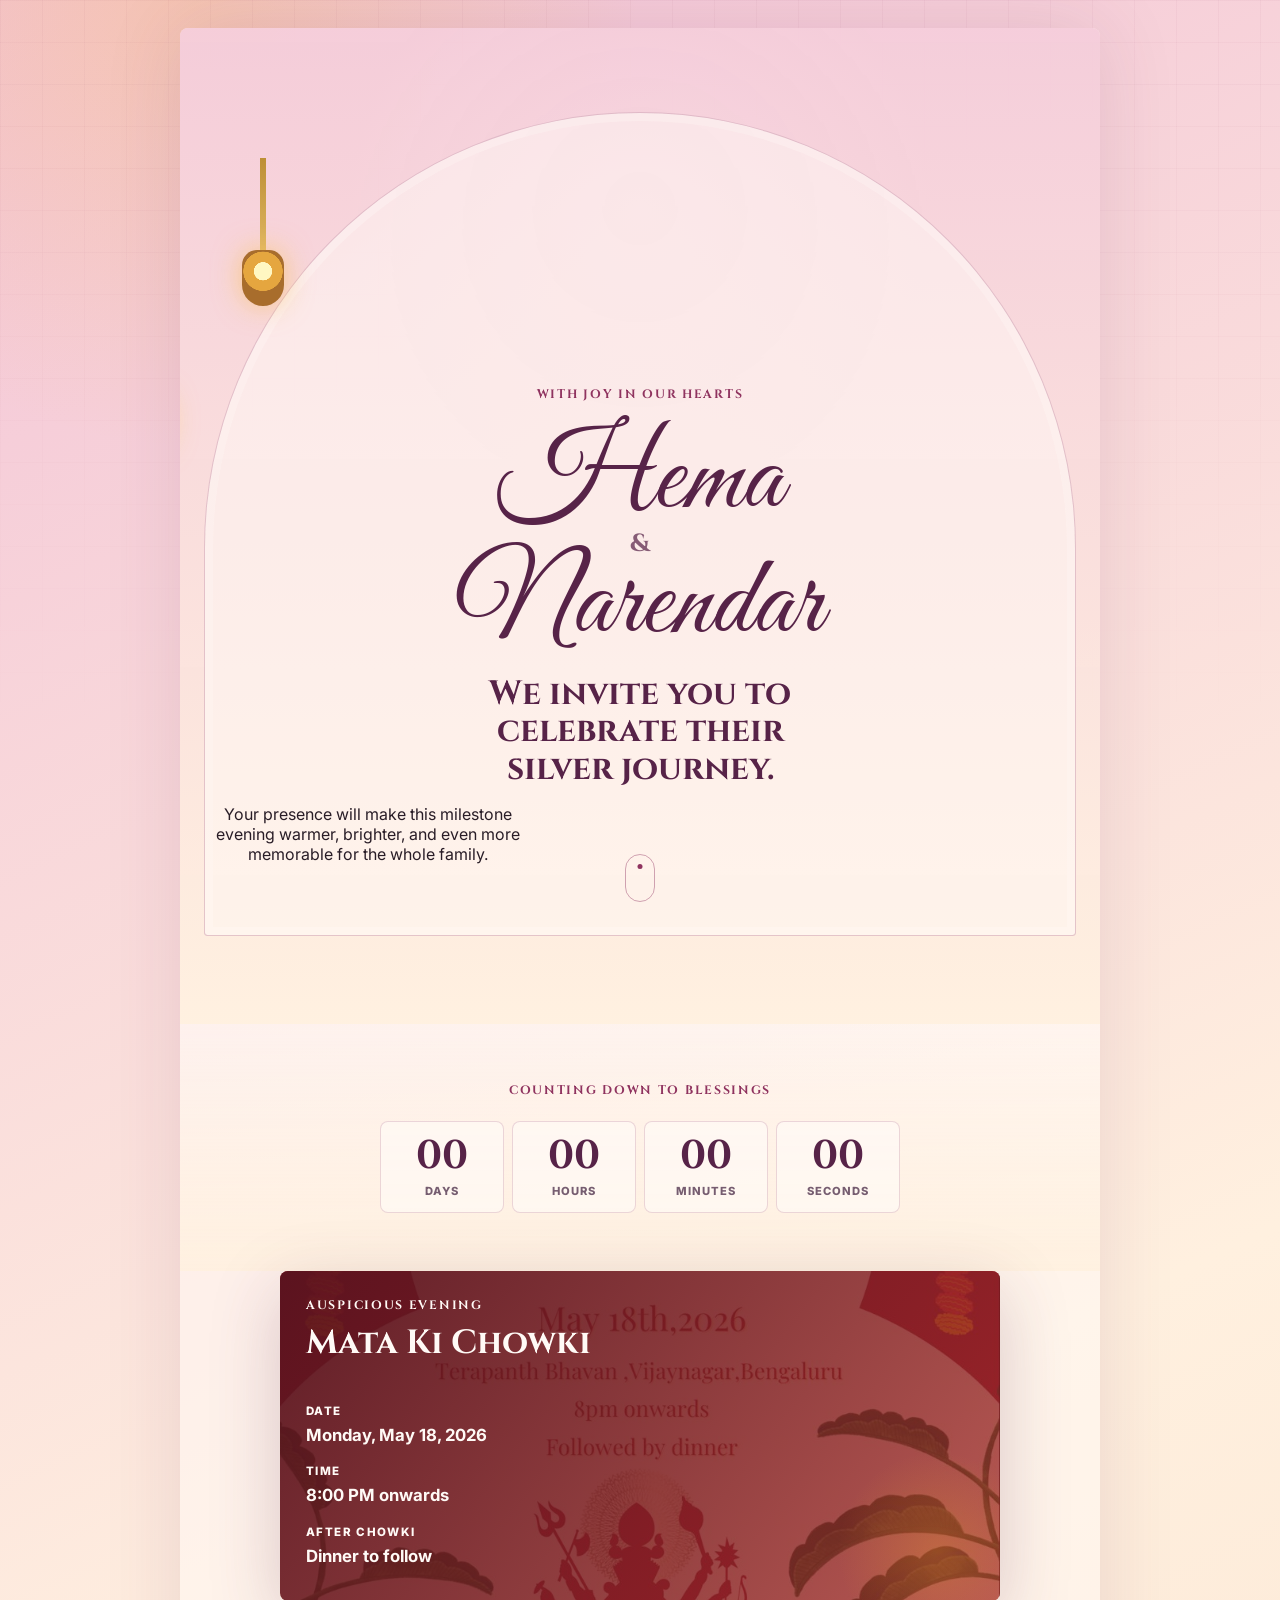
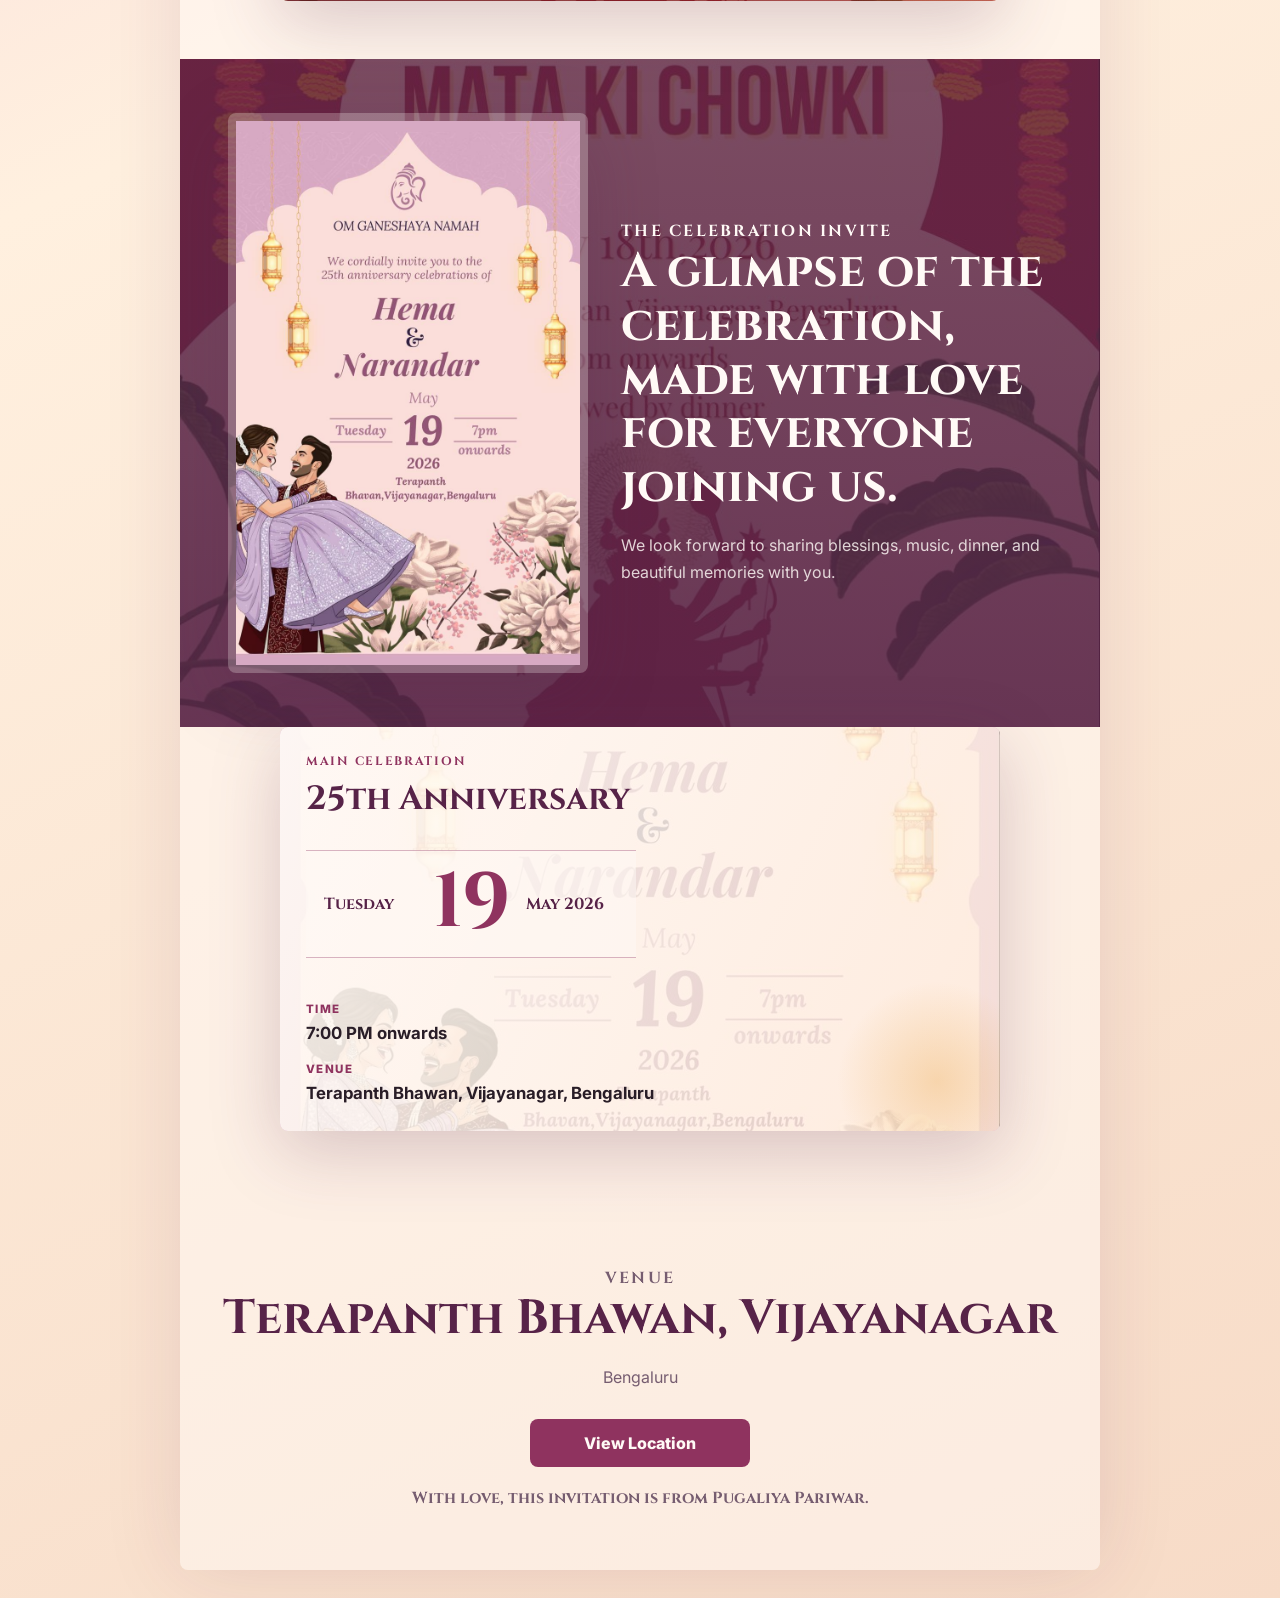
<file: index.html>
<!doctype html>
<html lang="en">
  <head>
    <meta charset="utf-8" />
    <meta name="viewport" content="width=device-width, initial-scale=1" />
    <meta
      name="description"
      content="Invitation for Hema and Narendar's 25th anniversary celebration in Bengaluru."
    />
    <meta name="theme-color" content="#8f335f" />
    <meta property="og:title" content="Hema & Narendar | 25 Years" />
    <meta
      property="og:description"
      content="Join us for a Mata Ki Chowki and 25th anniversary celebration."
    />
    <meta property="og:image" content="/public/assets/anniversary.jpeg" />
    <title>Hema & Narendar | 25 Years</title>
    <link rel="preconnect" href="https://fonts.googleapis.com" />
    <link rel="preconnect" href="https://fonts.gstatic.com" crossorigin />
    <link
      href="https://fonts.googleapis.com/css2?family=Cinzel:wght@500;600;700&family=Great+Vibes&family=Inter:wght@400;500;600;700&display=swap"
      rel="stylesheet"
    />
    <link rel="stylesheet" href="styles.css" />
  </head>
  <body>
    <div class="invite-loader" aria-hidden="true">
      <div class="loader-door loader-door-left"></div>
      <div class="loader-door loader-door-right"></div>
      <div class="loader-card">
        <div class="loader-lamp"></div>
        <p>With joy in our hearts</p>
        <strong>Hema & Narendar</strong>
        <span>25 years of togetherness</span>
      </div>
    </div>

    <main class="site-shell">
      <section class="intro opening" id="celebration" aria-labelledby="hero-title">
        <div class="lamp lamp-left" aria-hidden="true"></div>
        <div class="lamp lamp-right" aria-hidden="true"></div>
        <p class="section-kicker">With joy in our hearts</p>
        <h1 id="hero-title">
          <span>Hema</span>
          <small>&</small>
          <span>Narendar</span>
        </h1>
        <h2>We invite you to celebrate their silver journey.</h2>
        <p>
          Your presence will make this milestone evening warmer, brighter, and even
          more memorable for the whole family.
        </p>
        <a class="scroll-cue" href="#countdown" aria-label="View countdown">
          <span></span>
        </a>
      </section>

      <section class="countdown-panel" id="countdown" aria-label="Countdown">
        <p class="section-kicker">Counting down to blessings</p>
        <div class="countdown" data-countdown="2026-05-18T20:00:00+05:30">
          <div><strong data-days>00</strong><span>Days</span></div>
          <div><strong data-hours>00</strong><span>Hours</span></div>
          <div><strong data-minutes>00</strong><span>Minutes</span></div>
          <div><strong data-seconds>00</strong><span>Seconds</span></div>
        </div>
      </section>

      <section class="event-stack single-event" aria-label="Mata Ki Chowki details">
        <article class="event-card chowki-card">
          <div>
            <p class="card-kicker">Auspicious Evening</p>
            <h2>Mata Ki Chowki</h2>
          </div>
          <dl>
            <div>
              <dt>Date</dt>
              <dd>Monday, May 18, 2026</dd>
            </div>
            <div>
              <dt>Time</dt>
              <dd>8:00 PM onwards</dd>
            </div>
            <div>
              <dt>After Chowki</dt>
              <dd>Dinner to follow</dd>
            </div>
          </dl>
        </article>
      </section>

      <section class="memory-strip" aria-labelledby="memory-title">
        <div class="portrait-frame">
          <video
            src="public/assets/invitation.mp4"
            poster="public/assets/anniversary.jpeg"
            muted
            playsinline
            loop
            autoplay
          ></video>
        </div>
        <div class="memory-copy">
          <p class="section-kicker">The celebration invite</p>
          <h2 id="memory-title">A glimpse of the celebration, made with love for everyone joining us.</h2>
          <p>
            We look forward to sharing blessings, music, dinner, and beautiful
            memories with you.
          </p>
        </div>
      </section>

      <section class="event-stack single-event" aria-label="Main celebration details">
        <article class="event-card anniversary-card">
          <div>
            <p class="card-kicker">Main Celebration</p>
            <h2>25th Anniversary</h2>
          </div>
          <div class="date-lockup" aria-label="Anniversary celebration date">
            <span>Tuesday</span>
            <strong>19</strong>
            <span>May 2026</span>
          </div>
          <dl>
            <div>
              <dt>Time</dt>
              <dd>7:00 PM onwards</dd>
            </div>
            <div>
              <dt>Venue</dt>
              <dd>Terapanth Bhawan, Vijayanagar, Bengaluru</dd>
            </div>
          </dl>
        </article>
      </section>

      <section class="venue" aria-labelledby="venue-title">
        <p class="section-kicker">Venue</p>
        <h2 id="venue-title">Terapanth Bhawan, Vijayanagar</h2>
        <p>Bengaluru</p>
        <div class="action-grid">
          <a
            href="https://maps.app.goo.gl/ejNMYwDLwtTvxGuR6?g_st=ac"
            target="_blank"
            rel="noreferrer"
          >
            View Location
          </a>
        </div>
        <p class="family-note">With love, this invitation is from Pugaliya Pariwar.</p>
      </section>
    </main>

    <script src="script.js"></script>
  </body>
</html>
</file>
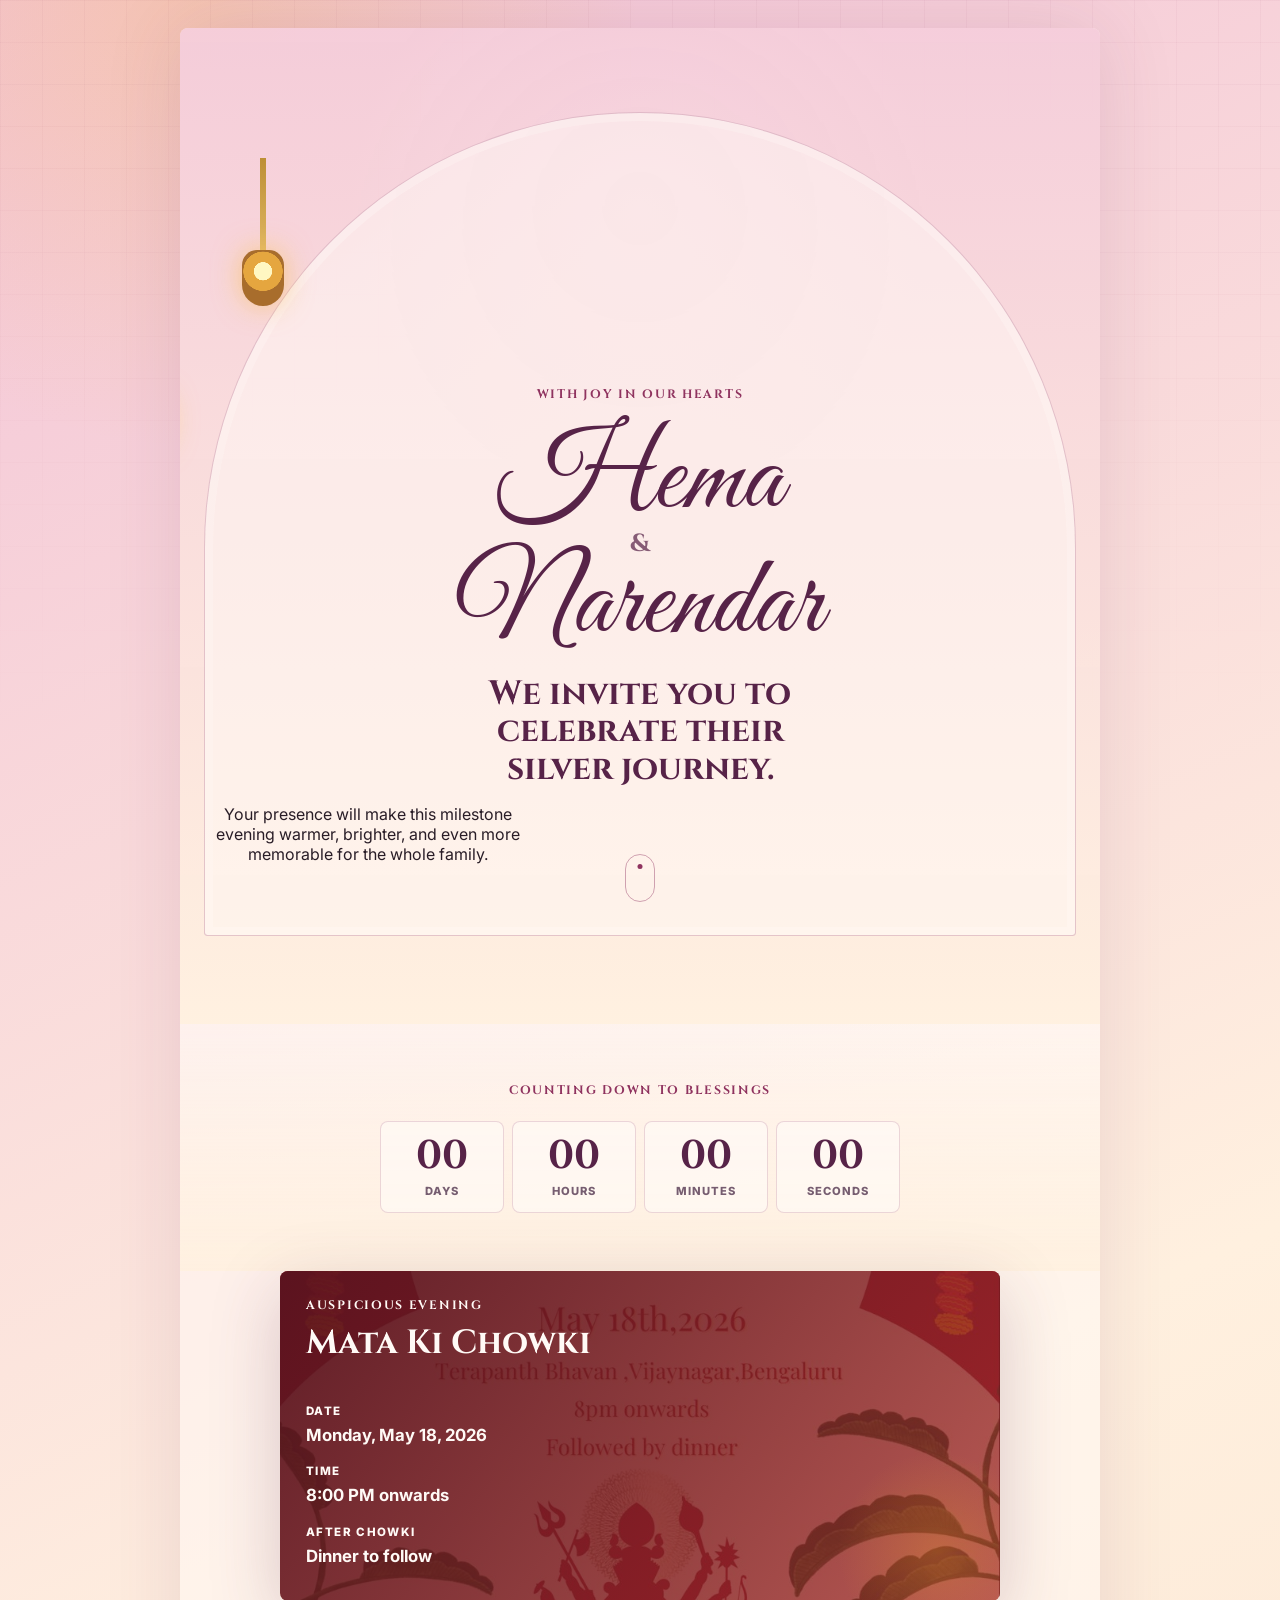
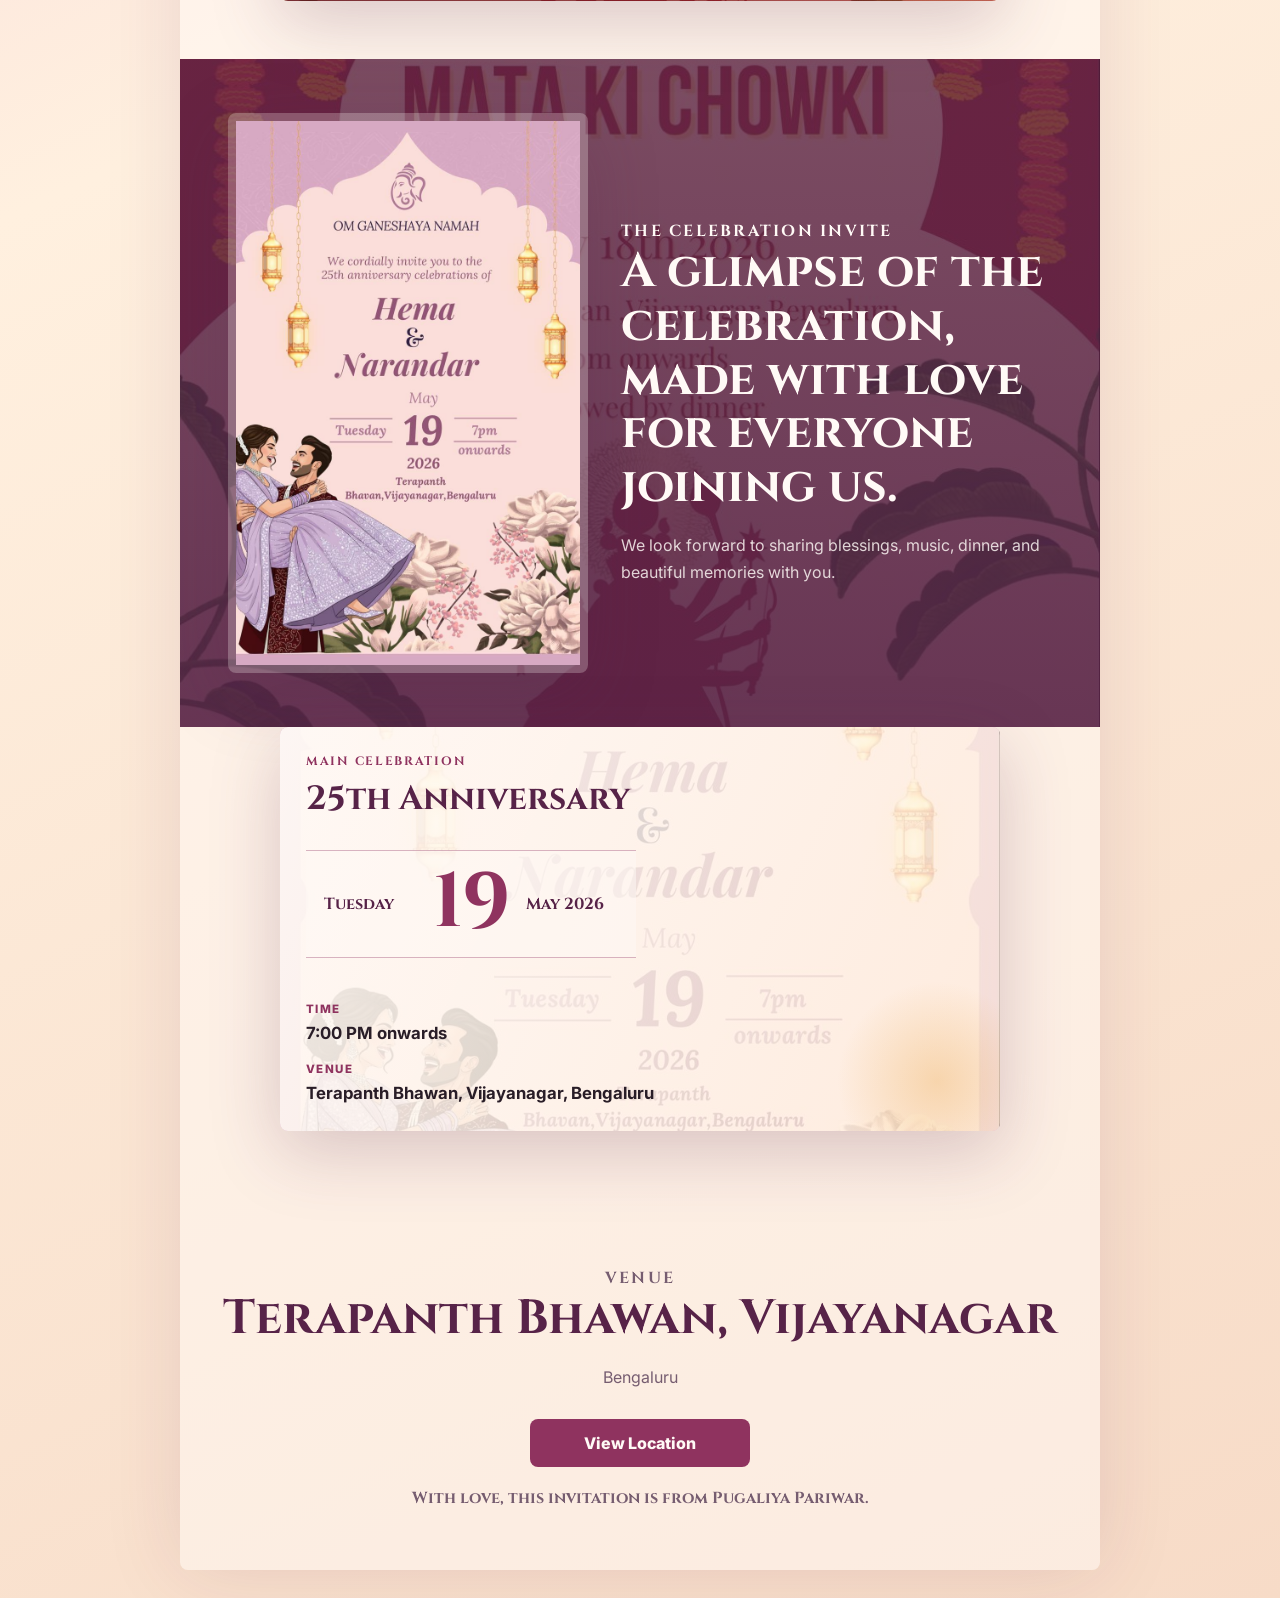
<file: public/index.html>
<!doctype html>
<html lang="en">
  <head>
    <meta charset="utf-8" />
    <meta name="viewport" content="width=device-width, initial-scale=1" />
    <meta
      name="description"
      content="Invitation for Hema and Narendar's 25th anniversary celebration in Bengaluru."
    />
    <meta name="theme-color" content="#8f335f" />
    <meta property="og:title" content="Hema & Narendar | 25 Years" />
    <meta
      property="og:description"
      content="Join us for a Mata Ki Chowki and 25th anniversary celebration."
    />
    <meta property="og:image" content="/assets/anniversary.jpeg" />
    <title>Hema & Narendar | 25 Years</title>
    <link rel="preconnect" href="https://fonts.googleapis.com" />
    <link rel="preconnect" href="https://fonts.gstatic.com" crossorigin />
    <link
      href="https://fonts.googleapis.com/css2?family=Cinzel:wght@500;600;700&family=Great+Vibes&family=Inter:wght@400;500;600;700&display=swap"
      rel="stylesheet"
    />
    <link rel="stylesheet" href="styles.css" />
  </head>
  <body>
    <div class="invite-loader" aria-hidden="true">
      <div class="loader-door loader-door-left"></div>
      <div class="loader-door loader-door-right"></div>
      <div class="loader-card">
        <div class="loader-lamp"></div>
        <p>With joy in our hearts</p>
        <strong>Hema & Narendar</strong>
        <span>25 years of togetherness</span>
      </div>
    </div>

    <main class="site-shell">
      <section class="intro opening" id="celebration" aria-labelledby="hero-title">
        <div class="lamp lamp-left" aria-hidden="true"></div>
        <div class="lamp lamp-right" aria-hidden="true"></div>
        <p class="section-kicker">With joy in our hearts</p>
        <h1 id="hero-title">
          <span>Hema</span>
          <small>&</small>
          <span>Narendar</span>
        </h1>
        <h2>We invite you to celebrate their silver journey.</h2>
        <p>
          Your presence will make this milestone evening warmer, brighter, and even
          more memorable for the whole family.
        </p>
        <a class="scroll-cue" href="#countdown" aria-label="View countdown">
          <span></span>
        </a>
      </section>

      <section class="countdown-panel" id="countdown" aria-label="Countdown">
        <p class="section-kicker">Counting down to blessings</p>
        <div class="countdown" data-countdown="2026-05-18T20:00:00+05:30">
          <div><strong data-days>00</strong><span>Days</span></div>
          <div><strong data-hours>00</strong><span>Hours</span></div>
          <div><strong data-minutes>00</strong><span>Minutes</span></div>
          <div><strong data-seconds>00</strong><span>Seconds</span></div>
        </div>
      </section>

      <section class="event-stack single-event" aria-label="Mata Ki Chowki details">
        <article class="event-card chowki-card">
          <div>
            <p class="card-kicker">Auspicious Evening</p>
            <h2>Mata Ki Chowki</h2>
          </div>
          <dl>
            <div>
              <dt>Date</dt>
              <dd>Monday, May 18, 2026</dd>
            </div>
            <div>
              <dt>Time</dt>
              <dd>8:00 PM onwards</dd>
            </div>
            <div>
              <dt>After Chowki</dt>
              <dd>Dinner to follow</dd>
            </div>
          </dl>
        </article>
      </section>

      <section class="memory-strip" aria-labelledby="memory-title">
        <div class="portrait-frame">
          <video
            src="assets/invitation.mp4"
            poster="assets/anniversary.jpeg"
            muted
            playsinline
            loop
            autoplay
          ></video>
        </div>
        <div class="memory-copy">
          <p class="section-kicker">The celebration invite</p>
          <h2 id="memory-title">A glimpse of the celebration, made with love for everyone joining us.</h2>
          <p>
            We look forward to sharing blessings, music, dinner, and beautiful
            memories with you.
          </p>
        </div>
      </section>

      <section class="event-stack single-event" aria-label="Main celebration details">
        <article class="event-card anniversary-card">
          <div>
            <p class="card-kicker">Main Celebration</p>
            <h2>25th Anniversary</h2>
          </div>
          <div class="date-lockup" aria-label="Anniversary celebration date">
            <span>Tuesday</span>
            <strong>19</strong>
            <span>May 2026</span>
          </div>
          <dl>
            <div>
              <dt>Time</dt>
              <dd>7:00 PM onwards</dd>
            </div>
            <div>
              <dt>Venue</dt>
              <dd>Terapanth Bhawan, Vijayanagar, Bengaluru</dd>
            </div>
          </dl>
        </article>
      </section>

      <section class="venue" aria-labelledby="venue-title">
        <p class="section-kicker">Venue</p>
        <h2 id="venue-title">Terapanth Bhawan, Vijayanagar</h2>
        <p>Bengaluru</p>
        <div class="action-grid">
          <a
            href="https://maps.app.goo.gl/ejNMYwDLwtTvxGuR6?g_st=ac"
            target="_blank"
            rel="noreferrer"
          >
            View Location
          </a>
        </div>
        <p class="family-note">With love, this invitation is from Pugaliya Pariwar.</p>
      </section>
    </main>

    <script src="script.js"></script>
  </body>
</html>
</file>
<file: styles.css>
:root {
  --rose: #8f335f;
  --rose-deep: #572348;
  --saffron: #e69828;
  --marigold: #f7c052;
  --cream: #fff0df;
  --blush: #f4cbd9;
  --lotus: #d9a6bf;
  --leaf: #305b37;
  --ink: #291d27;
  --muted: #765d70;
  --white: #fffaf6;
  --shadow: 0 20px 70px rgba(87, 35, 72, 0.22);
}

* {
  box-sizing: border-box;
}

html {
  scroll-behavior: smooth;
}

body {
  margin: 0;
  color: var(--ink);
  background:
    radial-gradient(circle at 15% 0%, rgba(247, 192, 82, 0.28), transparent 28rem),
    linear-gradient(155deg, #f3c3d7 0%, #fff0df 48%, #f7dbc7 100%);
  font-family: Inter, system-ui, -apple-system, BlinkMacSystemFont, "Segoe UI", sans-serif;
}

body.is-loading {
  overflow: hidden;
}

body::before {
  position: fixed;
  inset: 0;
  z-index: -1;
  pointer-events: none;
  content: "";
  background-image:
    linear-gradient(rgba(143, 51, 95, 0.04) 1px, transparent 1px),
    linear-gradient(90deg, rgba(143, 51, 95, 0.04) 1px, transparent 1px);
  background-size: 42px 42px;
  mask-image: linear-gradient(to bottom, black, transparent 82%);
}

a,
button {
  -webkit-tap-highlight-color: transparent;
}

.site-shell {
  width: min(100%, 920px);
  margin: 0 auto;
  overflow: hidden;
  background: rgba(255, 250, 246, 0.52);
  box-shadow: 0 0 80px rgba(87, 35, 72, 0.12);
}

.invite-loader {
  position: fixed;
  inset: 0;
  z-index: 100;
  display: grid;
  place-items: center;
  padding: 24px;
  background:
    radial-gradient(circle at 50% 26%, rgba(255, 250, 246, 0.94), transparent 16rem),
    linear-gradient(180deg, #efbfd1, #fff0df);
  animation: loader-exit 900ms ease 3200ms forwards;
}

.invite-loader.is-hidden {
  display: none;
}

.loader-door {
  position: absolute;
  inset: 0;
  width: 50.5%;
  background:
    linear-gradient(180deg, rgba(143, 51, 95, 0.92), rgba(87, 35, 72, 0.96)),
    repeating-linear-gradient(90deg, transparent 0 24px, rgba(247, 192, 82, 0.12) 25px 26px);
  box-shadow: inset 0 0 0 1px rgba(247, 192, 82, 0.18);
  animation: door-open 1700ms cubic-bezier(0.2, 0.78, 0.28, 1) 950ms forwards;
}

.loader-door-left {
  left: 0;
  transform-origin: left center;
}

.loader-door-right {
  right: 0;
  left: auto;
  transform-origin: right center;
}

.loader-card {
  position: relative;
  width: min(100%, 330px);
  min-height: 440px;
  display: grid;
  align-content: center;
  justify-items: center;
  padding: 44px 28px;
  text-align: center;
  border: 1px solid rgba(143, 51, 95, 0.25);
  border-radius: 999px 999px 8px 8px;
  background: rgba(255, 250, 246, 0.62);
  box-shadow: inset 0 0 0 8px rgba(255, 250, 246, 0.28), var(--shadow);
  animation: card-open 1700ms cubic-bezier(0.18, 0.8, 0.24, 1) both;
  transform-origin: center bottom;
}

.loader-card::before,
.loader-card::after {
  position: absolute;
  inset: 12px auto auto 50%;
  width: 1px;
  height: 72px;
  content: "";
  background: rgba(189, 143, 53, 0.72);
}

.loader-card::after {
  top: auto;
  bottom: 18px;
  width: 72px;
  height: 1px;
  transform: translateX(-50%);
}

.loader-card p {
  margin: 0 0 16px;
  color: var(--rose);
  font-family: Cinzel, serif;
  font-size: 0.72rem;
  font-weight: 700;
  letter-spacing: 0.14em;
  text-transform: uppercase;
  animation: rise-in 900ms ease 650ms both;
}

.loader-card strong {
  color: var(--rose-deep);
  font-family: "Great Vibes", cursive;
  font-size: 4.25rem;
  font-weight: 400;
  line-height: 0.9;
  animation: rise-in 900ms ease 850ms both;
}

.loader-card span {
  margin-top: 18px;
  color: var(--muted);
  font-weight: 700;
  animation: rise-in 900ms ease 1050ms both;
}

.loader-lamp {
  position: absolute;
  top: 34px;
  left: 42px;
  width: 5px;
  height: 92px;
  background: linear-gradient(#bd8f35, #e8c16f);
  animation: lamp-sway 1600ms ease-in-out infinite;
  transform-origin: top center;
}

.loader-lamp::after {
  position: absolute;
  left: 50%;
  bottom: -28px;
  width: 38px;
  height: 50px;
  transform: translateX(-50%);
  content: "";
  border-radius: 18px 18px 26px 26px;
  background:
    radial-gradient(circle at 50% 38%, #fff7c2 0 22%, #e5a63f 23% 48%, #a86d2c 49%),
    linear-gradient(#f8da88, #bd7c28);
  box-shadow: 0 0 30px rgba(247, 192, 82, 0.72);
}

.hero {
  position: relative;
  min-height: 100vh;
  min-height: 100svh;
  display: grid;
  align-content: center;
  padding: 26px 20px 84px;
  isolation: isolate;
  background:
    linear-gradient(180deg, rgba(244, 203, 217, 0.92), rgba(255, 240, 223, 0.96)),
    radial-gradient(circle at 50% 18%, rgba(255, 250, 246, 0.95), transparent 18rem);
}

.hero::before {
  position: absolute;
  inset: 108px 16px auto;
  height: 48%;
  z-index: -1;
  content: "";
  border: 1px solid rgba(143, 51, 95, 0.24);
  border-radius: 999px 999px 8px 8px;
  background: rgba(255, 250, 246, 0.55);
  box-shadow: inset 0 0 0 8px rgba(255, 250, 246, 0.32);
}

.hero-art {
  position: absolute;
  inset: 0;
  z-index: -2;
  overflow: hidden;
}

.hero-art::before,
.hero-art::after {
  position: absolute;
  content: "";
  border-radius: 50%;
  opacity: 0.55;
}

.hero-art::before {
  right: -72px;
  bottom: 88px;
  width: 190px;
  height: 190px;
  background:
    radial-gradient(circle at 50% 50%, transparent 0 28%, rgba(143, 51, 95, 0.16) 29% 31%, transparent 32%),
    radial-gradient(circle at 50% 50%, rgba(247, 192, 82, 0.32), transparent 66%);
}

.hero-art::after {
  left: -64px;
  top: 250px;
  width: 170px;
  height: 170px;
  background:
    radial-gradient(circle at 50% 50%, transparent 0 28%, rgba(48, 91, 55, 0.14) 29% 31%, transparent 32%),
    radial-gradient(circle at 50% 50%, rgba(255, 250, 246, 0.72), transparent 70%);
}

.lamp {
  position: absolute;
  top: 34px;
  width: 6px;
  height: 118px;
  z-index: 1;
  background: linear-gradient(#bd8f35, #e8c16f);
}

.lamp::after {
  position: absolute;
  left: 50%;
  bottom: -30px;
  width: 42px;
  height: 56px;
  transform: translateX(-50%);
  content: "";
  border-radius: 20px 20px 28px 28px;
  background:
    radial-gradient(circle at 50% 38%, #fff7c2 0 22%, #e5a63f 23% 48%, #a86d2c 49%),
    linear-gradient(#f8da88, #bd7c28);
  box-shadow: 0 0 28px rgba(247, 192, 82, 0.65);
}

.lamp-left {
  left: 58px;
}

.lamp-right {
  right: 58px;
  height: 144px;
}

.hero-copy {
  text-align: center;
  animation: rise-in 900ms ease both;
}

.eyebrow,
.section-kicker,
.card-kicker {
  margin: 0 0 12px;
  color: var(--rose);
  font-family: Cinzel, serif;
  font-size: 0.76rem;
  font-weight: 700;
  letter-spacing: 0.14em;
  text-transform: uppercase;
}

h1,
h2 {
  margin: 0;
  color: var(--rose-deep);
}

h1 {
  display: grid;
  justify-items: center;
  gap: 2px;
  max-width: 100%;
  font-family: "Great Vibes", cursive;
  font-size: clamp(3.72rem, 15.5vw, 8.5rem);
  font-weight: 400;
  line-height: 0.78;
  text-wrap: balance;
}

h1 span {
  max-width: 100%;
}

h1 small {
  color: rgba(87, 35, 72, 0.72);
  font-family: Cinzel, serif;
  font-size: 1.55rem;
  font-weight: 700;
  line-height: 1;
}

.subtitle {
  max-width: min(25rem, calc(100vw - 48px));
  margin: 22px auto 0;
  color: var(--muted);
  font-size: 1.02rem;
  line-height: 1.55;
}

.date-lockup {
  width: min(100%, 330px);
  min-height: 108px;
  display: grid;
  grid-template-columns: 1fr auto 1fr;
  align-items: center;
  gap: 16px;
  margin: 34px auto 0;
  padding: 16px 18px;
  color: var(--rose-deep);
  border-top: 1px solid rgba(143, 51, 95, 0.35);
  border-bottom: 1px solid rgba(143, 51, 95, 0.35);
}

.date-lockup strong {
  color: var(--rose);
  font-family: Cinzel, serif;
  font-size: 4.8rem;
  line-height: 0.8;
}

.date-lockup span {
  font-family: Cinzel, serif;
  font-weight: 700;
}

.scroll-cue {
  position: absolute;
  left: 50%;
  bottom: 26px;
  width: 30px;
  height: 48px;
  transform: translateX(-50%);
  border: 1px solid rgba(143, 51, 95, 0.42);
  border-radius: 999px;
}

.scroll-cue span {
  position: absolute;
  top: 9px;
  left: 50%;
  width: 5px;
  height: 5px;
  transform: translateX(-50%);
  border-radius: 50%;
  background: var(--rose);
  animation: cue 1.45s ease-in-out infinite;
}

.intro,
.venue,
.countdown-panel {
  padding: 58px 24px;
  text-align: center;
}

.opening {
  position: relative;
  min-height: calc(100vh + 96px);
  min-height: calc(100svh + 96px);
  display: grid;
  align-content: center;
  overflow: hidden;
  padding: 70px 22px 70px;
  background:
    linear-gradient(180deg, rgba(244, 203, 217, 0.92), rgba(255, 240, 223, 0.96)),
    radial-gradient(circle at 50% 18%, rgba(255, 250, 246, 0.95), transparent 18rem);
}

.opening::before {
  position: absolute;
  inset: 84px 24px 88px;
  content: "";
  border: 1px solid rgba(143, 51, 95, 0.24);
  border-radius: 999px 999px 8px 8px;
  background: rgba(255, 250, 246, 0.5);
  box-shadow: inset 0 0 0 8px rgba(255, 250, 246, 0.28);
}

.opening > * {
  position: relative;
  z-index: 1;
}

.opening h1 {
  width: min-content;
  margin: 18px auto 20px;
  font-size: clamp(2.92rem, 12vw, 7rem);
  line-height: 0.86;
}

.intro h2,
.venue h2,
.memory-copy h2 {
  font-family: Cinzel, serif;
  font-size: clamp(1.75rem, 8vw, 3rem);
  line-height: 1.12;
  text-wrap: balance;
}

.intro.opening h2 {
  max-width: 20.5rem;
  margin: 0 auto;
  font-size: clamp(1.2rem, 5.25vw, 2.1rem);
}

.intro.opening p:last-of-type {
  max-width: 20.75rem;
}

.intro p:last-child,
.memory-copy p,
.venue p {
  max-width: 38rem;
  margin: 18px auto 0;
  color: var(--muted);
  font-size: 1rem;
  line-height: 1.7;
}

.event-stack {
  display: grid;
  gap: 18px;
  padding: 0 18px 58px;
}

.single-event {
  grid-template-columns: 1fr;
}

.event-card {
  position: relative;
  overflow: hidden;
  min-height: 330px;
  padding: 26px;
  border-radius: 8px;
  box-shadow: var(--shadow);
}

.event-card::before {
  position: absolute;
  inset: 0;
  z-index: 0;
  content: "";
  background: linear-gradient(115deg, rgba(255, 250, 246, 0.95), rgba(255, 240, 223, 0.72));
}

.event-card::after {
  position: absolute;
  right: -42px;
  bottom: -55px;
  width: 210px;
  height: 210px;
  content: "";
  border-radius: 50%;
  background: radial-gradient(circle, rgba(230, 152, 40, 0.28), transparent 67%);
}

.anniversary-card {
  background: url("public/assets/anniversary.jpeg") center / cover;
}

.chowki-card {
  color: var(--white);
  background: url("public/assets/mata-chowki.jpeg") center / cover;
}

.chowki-card::before {
  background: linear-gradient(128deg, rgba(87, 18, 30, 0.95), rgba(157, 37, 41, 0.72));
}

.chowki-card h2,
.chowki-card dt,
.chowki-card dd,
.chowki-card .card-kicker {
  color: var(--white);
}

.event-card > * {
  position: relative;
  z-index: 1;
}

.event-card h2 {
  font-family: Cinzel, serif;
  font-size: 2.1rem;
  line-height: 1;
}

.event-card .date-lockup {
  margin: 34px 0 0;
  background: rgba(255, 250, 246, 0.52);
}

dl {
  display: grid;
  gap: 18px;
  margin: 44px 0 0;
}

dt {
  color: var(--rose);
  font-size: 0.72rem;
  font-weight: 800;
  letter-spacing: 0.12em;
  text-transform: uppercase;
}

dd {
  margin: 6px 0 0;
  color: var(--ink);
  font-size: 1.05rem;
  font-weight: 700;
  line-height: 1.35;
}

.memory-strip {
  display: grid;
  gap: 28px;
  padding: 54px 18px;
  background:
    linear-gradient(rgba(87, 35, 72, 0.78), rgba(87, 35, 72, 0.9)),
    url("public/assets/mata-chowki.jpeg") center / cover;
}

.portrait-frame {
  overflow: hidden;
  width: min(100%, 360px);
  margin: 0 auto;
  aspect-ratio: 9 / 14;
  border: 8px solid rgba(255, 250, 246, 0.24);
  border-radius: 8px;
  box-shadow: var(--shadow);
}

.portrait-frame video {
  width: 100%;
  height: 100%;
  display: block;
  object-fit: cover;
}

.memory-copy {
  align-self: center;
  text-align: center;
}

.memory-copy h2,
.memory-copy p,
.memory-copy .section-kicker {
  color: var(--white);
}

.memory-copy p {
  color: rgba(255, 250, 246, 0.82);
}

.countdown-panel {
  background: linear-gradient(180deg, rgba(255, 250, 246, 0.34), rgba(255, 240, 223, 0.92));
}

.countdown {
  display: grid;
  grid-template-columns: repeat(4, minmax(0, 1fr));
  gap: 8px;
  max-width: 520px;
  margin: 22px auto 0;
}

.countdown div {
  min-width: 0;
  padding: 14px 6px;
  border: 1px solid rgba(143, 51, 95, 0.18);
  border-radius: 8px;
  background: rgba(255, 250, 246, 0.72);
}

.countdown strong {
  display: block;
  color: var(--rose-deep);
  font-family: Cinzel, serif;
  font-size: clamp(1.42rem, 8vw, 2.5rem);
  line-height: 1;
}

.countdown span {
  display: block;
  margin-top: 8px;
  color: var(--muted);
  font-size: 0.7rem;
  font-weight: 800;
  letter-spacing: 0.08em;
  text-transform: uppercase;
}

.action-grid {
  display: flex;
  justify-content: center;
  max-width: 520px;
  margin: 28px auto 0;
}

.action-grid a,
.action-grid button {
  min-height: 48px;
  display: inline-flex;
  align-items: center;
  justify-content: center;
  min-width: min(100%, 220px);
  padding: 12px 22px;
  color: var(--white);
  border: 0;
  border-radius: 8px;
  background: var(--rose);
  font: inherit;
  font-weight: 800;
  text-decoration: none;
  cursor: pointer;
}

.family-note {
  margin-top: 28px;
  color: var(--rose-deep);
  font-family: Cinzel, serif;
  font-weight: 700;
}

@keyframes rise-in {
  from {
    opacity: 0;
    transform: translateY(18px);
  }

  to {
    opacity: 1;
    transform: translateY(0);
  }
}

@keyframes card-open {
  0% {
    opacity: 0;
    transform: translateY(26px) scale(0.92) rotateX(18deg);
  }

  55% {
    opacity: 1;
    transform: translateY(0) scale(1.02) rotateX(0deg);
  }

  100% {
    opacity: 1;
    transform: translateY(0) scale(1) rotateX(0deg);
  }
}

@keyframes door-open {
  to {
    opacity: 0.92;
    transform: scaleX(0);
  }
}

@keyframes loader-exit {
  to {
    opacity: 0;
    visibility: hidden;
    pointer-events: none;
    transform: scale(1.03);
  }
}

@keyframes lamp-sway {
  0%,
  100% {
    transform: rotate(-2deg);
  }

  50% {
    transform: rotate(2deg);
  }
}

@keyframes cue {
  0%,
  100% {
    opacity: 0.2;
    transform: translate(-50%, 0);
  }

  50% {
    opacity: 1;
    transform: translate(-50%, 18px);
  }
}

@media (min-width: 760px) {
  .site-shell {
    margin-block: 28px;
    border-radius: 8px;
  }

  .hero {
    padding-inline: 56px;
  }

  .event-stack {
    grid-template-columns: 1fr 1fr;
    padding-inline: 28px;
  }

  .single-event {
    grid-template-columns: minmax(0, 1fr);
  }

  .single-event .event-card {
    max-width: 720px;
    width: 100%;
    margin: 0 auto;
  }

  .memory-strip {
    grid-template-columns: 0.85fr 1fr;
    align-items: center;
    padding-inline: 42px;
  }

  .memory-copy {
    text-align: left;
  }

  .memory-copy p {
    margin-left: 0;
  }
}

@media (prefers-reduced-motion: reduce) {
  *,
  *::before,
  *::after {
    scroll-behavior: auto !important;
    animation-duration: 0.01ms !important;
    animation-iteration-count: 1 !important;
    transition-duration: 0.01ms !important;
  }

  .invite-loader {
    display: none;
  }
}
</file>
<file: public/styles.css>
:root {
  --rose: #8f335f;
  --rose-deep: #572348;
  --saffron: #e69828;
  --marigold: #f7c052;
  --cream: #fff0df;
  --blush: #f4cbd9;
  --lotus: #d9a6bf;
  --leaf: #305b37;
  --ink: #291d27;
  --muted: #765d70;
  --white: #fffaf6;
  --shadow: 0 20px 70px rgba(87, 35, 72, 0.22);
}

* {
  box-sizing: border-box;
}

html {
  scroll-behavior: smooth;
}

body {
  margin: 0;
  color: var(--ink);
  background:
    radial-gradient(circle at 15% 0%, rgba(247, 192, 82, 0.28), transparent 28rem),
    linear-gradient(155deg, #f3c3d7 0%, #fff0df 48%, #f7dbc7 100%);
  font-family: Inter, system-ui, -apple-system, BlinkMacSystemFont, "Segoe UI", sans-serif;
}

body.is-loading {
  overflow: hidden;
}

body::before {
  position: fixed;
  inset: 0;
  z-index: -1;
  pointer-events: none;
  content: "";
  background-image:
    linear-gradient(rgba(143, 51, 95, 0.04) 1px, transparent 1px),
    linear-gradient(90deg, rgba(143, 51, 95, 0.04) 1px, transparent 1px);
  background-size: 42px 42px;
  mask-image: linear-gradient(to bottom, black, transparent 82%);
}

a,
button {
  -webkit-tap-highlight-color: transparent;
}

.site-shell {
  width: min(100%, 920px);
  margin: 0 auto;
  overflow: hidden;
  background: rgba(255, 250, 246, 0.52);
  box-shadow: 0 0 80px rgba(87, 35, 72, 0.12);
}

.invite-loader {
  position: fixed;
  inset: 0;
  z-index: 100;
  display: grid;
  place-items: center;
  padding: 24px;
  background:
    radial-gradient(circle at 50% 26%, rgba(255, 250, 246, 0.94), transparent 16rem),
    linear-gradient(180deg, #efbfd1, #fff0df);
  animation: loader-exit 900ms ease 3200ms forwards;
}

.invite-loader.is-hidden {
  display: none;
}

.loader-door {
  position: absolute;
  inset: 0;
  width: 50.5%;
  background:
    linear-gradient(180deg, rgba(143, 51, 95, 0.92), rgba(87, 35, 72, 0.96)),
    repeating-linear-gradient(90deg, transparent 0 24px, rgba(247, 192, 82, 0.12) 25px 26px);
  box-shadow: inset 0 0 0 1px rgba(247, 192, 82, 0.18);
  animation: door-open 1700ms cubic-bezier(0.2, 0.78, 0.28, 1) 950ms forwards;
}

.loader-door-left {
  left: 0;
  transform-origin: left center;
}

.loader-door-right {
  right: 0;
  left: auto;
  transform-origin: right center;
}

.loader-card {
  position: relative;
  width: min(100%, 330px);
  min-height: 440px;
  display: grid;
  align-content: center;
  justify-items: center;
  padding: 44px 28px;
  text-align: center;
  border: 1px solid rgba(143, 51, 95, 0.25);
  border-radius: 999px 999px 8px 8px;
  background: rgba(255, 250, 246, 0.62);
  box-shadow: inset 0 0 0 8px rgba(255, 250, 246, 0.28), var(--shadow);
  animation: card-open 1700ms cubic-bezier(0.18, 0.8, 0.24, 1) both;
  transform-origin: center bottom;
}

.loader-card::before,
.loader-card::after {
  position: absolute;
  inset: 12px auto auto 50%;
  width: 1px;
  height: 72px;
  content: "";
  background: rgba(189, 143, 53, 0.72);
}

.loader-card::after {
  top: auto;
  bottom: 18px;
  width: 72px;
  height: 1px;
  transform: translateX(-50%);
}

.loader-card p {
  margin: 0 0 16px;
  color: var(--rose);
  font-family: Cinzel, serif;
  font-size: 0.72rem;
  font-weight: 700;
  letter-spacing: 0.14em;
  text-transform: uppercase;
  animation: rise-in 900ms ease 650ms both;
}

.loader-card strong {
  color: var(--rose-deep);
  font-family: "Great Vibes", cursive;
  font-size: 4.25rem;
  font-weight: 400;
  line-height: 0.9;
  animation: rise-in 900ms ease 850ms both;
}

.loader-card span {
  margin-top: 18px;
  color: var(--muted);
  font-weight: 700;
  animation: rise-in 900ms ease 1050ms both;
}

.loader-lamp {
  position: absolute;
  top: 34px;
  left: 42px;
  width: 5px;
  height: 92px;
  background: linear-gradient(#bd8f35, #e8c16f);
  animation: lamp-sway 1600ms ease-in-out infinite;
  transform-origin: top center;
}

.loader-lamp::after {
  position: absolute;
  left: 50%;
  bottom: -28px;
  width: 38px;
  height: 50px;
  transform: translateX(-50%);
  content: "";
  border-radius: 18px 18px 26px 26px;
  background:
    radial-gradient(circle at 50% 38%, #fff7c2 0 22%, #e5a63f 23% 48%, #a86d2c 49%),
    linear-gradient(#f8da88, #bd7c28);
  box-shadow: 0 0 30px rgba(247, 192, 82, 0.72);
}

.hero {
  position: relative;
  min-height: 100vh;
  min-height: 100svh;
  display: grid;
  align-content: center;
  padding: 26px 20px 84px;
  isolation: isolate;
  background:
    linear-gradient(180deg, rgba(244, 203, 217, 0.92), rgba(255, 240, 223, 0.96)),
    radial-gradient(circle at 50% 18%, rgba(255, 250, 246, 0.95), transparent 18rem);
}

.hero::before {
  position: absolute;
  inset: 108px 16px auto;
  height: 48%;
  z-index: -1;
  content: "";
  border: 1px solid rgba(143, 51, 95, 0.24);
  border-radius: 999px 999px 8px 8px;
  background: rgba(255, 250, 246, 0.55);
  box-shadow: inset 0 0 0 8px rgba(255, 250, 246, 0.32);
}

.hero-art {
  position: absolute;
  inset: 0;
  z-index: -2;
  overflow: hidden;
}

.hero-art::before,
.hero-art::after {
  position: absolute;
  content: "";
  border-radius: 50%;
  opacity: 0.55;
}

.hero-art::before {
  right: -72px;
  bottom: 88px;
  width: 190px;
  height: 190px;
  background:
    radial-gradient(circle at 50% 50%, transparent 0 28%, rgba(143, 51, 95, 0.16) 29% 31%, transparent 32%),
    radial-gradient(circle at 50% 50%, rgba(247, 192, 82, 0.32), transparent 66%);
}

.hero-art::after {
  left: -64px;
  top: 250px;
  width: 170px;
  height: 170px;
  background:
    radial-gradient(circle at 50% 50%, transparent 0 28%, rgba(48, 91, 55, 0.14) 29% 31%, transparent 32%),
    radial-gradient(circle at 50% 50%, rgba(255, 250, 246, 0.72), transparent 70%);
}

.lamp {
  position: absolute;
  top: 34px;
  width: 6px;
  height: 118px;
  z-index: 1;
  background: linear-gradient(#bd8f35, #e8c16f);
}

.lamp::after {
  position: absolute;
  left: 50%;
  bottom: -30px;
  width: 42px;
  height: 56px;
  transform: translateX(-50%);
  content: "";
  border-radius: 20px 20px 28px 28px;
  background:
    radial-gradient(circle at 50% 38%, #fff7c2 0 22%, #e5a63f 23% 48%, #a86d2c 49%),
    linear-gradient(#f8da88, #bd7c28);
  box-shadow: 0 0 28px rgba(247, 192, 82, 0.65);
}

.lamp-left {
  left: 58px;
}

.lamp-right {
  right: 58px;
  height: 144px;
}

.hero-copy {
  text-align: center;
  animation: rise-in 900ms ease both;
}

.eyebrow,
.section-kicker,
.card-kicker {
  margin: 0 0 12px;
  color: var(--rose);
  font-family: Cinzel, serif;
  font-size: 0.76rem;
  font-weight: 700;
  letter-spacing: 0.14em;
  text-transform: uppercase;
}

h1,
h2 {
  margin: 0;
  color: var(--rose-deep);
}

h1 {
  display: grid;
  justify-items: center;
  gap: 2px;
  max-width: 100%;
  font-family: "Great Vibes", cursive;
  font-size: clamp(3.72rem, 15.5vw, 8.5rem);
  font-weight: 400;
  line-height: 0.78;
  text-wrap: balance;
}

h1 span {
  max-width: 100%;
}

h1 small {
  color: rgba(87, 35, 72, 0.72);
  font-family: Cinzel, serif;
  font-size: 1.55rem;
  font-weight: 700;
  line-height: 1;
}

.subtitle {
  max-width: min(25rem, calc(100vw - 48px));
  margin: 22px auto 0;
  color: var(--muted);
  font-size: 1.02rem;
  line-height: 1.55;
}

.date-lockup {
  width: min(100%, 330px);
  min-height: 108px;
  display: grid;
  grid-template-columns: 1fr auto 1fr;
  align-items: center;
  gap: 16px;
  margin: 34px auto 0;
  padding: 16px 18px;
  color: var(--rose-deep);
  border-top: 1px solid rgba(143, 51, 95, 0.35);
  border-bottom: 1px solid rgba(143, 51, 95, 0.35);
}

.date-lockup strong {
  color: var(--rose);
  font-family: Cinzel, serif;
  font-size: 4.8rem;
  line-height: 0.8;
}

.date-lockup span {
  font-family: Cinzel, serif;
  font-weight: 700;
}

.scroll-cue {
  position: absolute;
  left: 50%;
  bottom: 26px;
  width: 30px;
  height: 48px;
  transform: translateX(-50%);
  border: 1px solid rgba(143, 51, 95, 0.42);
  border-radius: 999px;
}

.scroll-cue span {
  position: absolute;
  top: 9px;
  left: 50%;
  width: 5px;
  height: 5px;
  transform: translateX(-50%);
  border-radius: 50%;
  background: var(--rose);
  animation: cue 1.45s ease-in-out infinite;
}

.intro,
.venue,
.countdown-panel {
  padding: 58px 24px;
  text-align: center;
}

.opening {
  position: relative;
  min-height: calc(100vh + 96px);
  min-height: calc(100svh + 96px);
  display: grid;
  align-content: center;
  overflow: hidden;
  padding: 70px 22px 70px;
  background:
    linear-gradient(180deg, rgba(244, 203, 217, 0.92), rgba(255, 240, 223, 0.96)),
    radial-gradient(circle at 50% 18%, rgba(255, 250, 246, 0.95), transparent 18rem);
}

.opening::before {
  position: absolute;
  inset: 84px 24px 88px;
  content: "";
  border: 1px solid rgba(143, 51, 95, 0.24);
  border-radius: 999px 999px 8px 8px;
  background: rgba(255, 250, 246, 0.5);
  box-shadow: inset 0 0 0 8px rgba(255, 250, 246, 0.28);
}

.opening > * {
  position: relative;
  z-index: 1;
}

.opening h1 {
  width: min-content;
  margin: 18px auto 20px;
  font-size: clamp(2.92rem, 12vw, 7rem);
  line-height: 0.86;
}

.intro h2,
.venue h2,
.memory-copy h2 {
  font-family: Cinzel, serif;
  font-size: clamp(1.75rem, 8vw, 3rem);
  line-height: 1.12;
  text-wrap: balance;
}

.intro.opening h2 {
  max-width: 20.5rem;
  margin: 0 auto;
  font-size: clamp(1.2rem, 5.25vw, 2.1rem);
}

.intro.opening p:last-of-type {
  max-width: 20.75rem;
}

.intro p:last-child,
.memory-copy p,
.venue p {
  max-width: 38rem;
  margin: 18px auto 0;
  color: var(--muted);
  font-size: 1rem;
  line-height: 1.7;
}

.event-stack {
  display: grid;
  gap: 18px;
  padding: 0 18px 58px;
}

.single-event {
  grid-template-columns: 1fr;
}

.event-card {
  position: relative;
  overflow: hidden;
  min-height: 330px;
  padding: 26px;
  border-radius: 8px;
  box-shadow: var(--shadow);
}

.event-card::before {
  position: absolute;
  inset: 0;
  z-index: 0;
  content: "";
  background: linear-gradient(115deg, rgba(255, 250, 246, 0.95), rgba(255, 240, 223, 0.72));
}

.event-card::after {
  position: absolute;
  right: -42px;
  bottom: -55px;
  width: 210px;
  height: 210px;
  content: "";
  border-radius: 50%;
  background: radial-gradient(circle, rgba(230, 152, 40, 0.28), transparent 67%);
}

.anniversary-card {
  background: url("assets/anniversary.jpeg") center / cover;
}

.chowki-card {
  color: var(--white);
  background: url("assets/mata-chowki.jpeg") center / cover;
}

.chowki-card::before {
  background: linear-gradient(128deg, rgba(87, 18, 30, 0.95), rgba(157, 37, 41, 0.72));
}

.chowki-card h2,
.chowki-card dt,
.chowki-card dd,
.chowki-card .card-kicker {
  color: var(--white);
}

.event-card > * {
  position: relative;
  z-index: 1;
}

.event-card h2 {
  font-family: Cinzel, serif;
  font-size: 2.1rem;
  line-height: 1;
}

.event-card .date-lockup {
  margin: 34px 0 0;
  background: rgba(255, 250, 246, 0.52);
}

dl {
  display: grid;
  gap: 18px;
  margin: 44px 0 0;
}

dt {
  color: var(--rose);
  font-size: 0.72rem;
  font-weight: 800;
  letter-spacing: 0.12em;
  text-transform: uppercase;
}

dd {
  margin: 6px 0 0;
  color: var(--ink);
  font-size: 1.05rem;
  font-weight: 700;
  line-height: 1.35;
}

.memory-strip {
  display: grid;
  gap: 28px;
  padding: 54px 18px;
  background:
    linear-gradient(rgba(87, 35, 72, 0.78), rgba(87, 35, 72, 0.9)),
    url("assets/mata-chowki.jpeg") center / cover;
}

.portrait-frame {
  overflow: hidden;
  width: min(100%, 360px);
  margin: 0 auto;
  aspect-ratio: 9 / 14;
  border: 8px solid rgba(255, 250, 246, 0.24);
  border-radius: 8px;
  box-shadow: var(--shadow);
}

.portrait-frame video {
  width: 100%;
  height: 100%;
  display: block;
  object-fit: cover;
}

.memory-copy {
  align-self: center;
  text-align: center;
}

.memory-copy h2,
.memory-copy p,
.memory-copy .section-kicker {
  color: var(--white);
}

.memory-copy p {
  color: rgba(255, 250, 246, 0.82);
}

.countdown-panel {
  background: linear-gradient(180deg, rgba(255, 250, 246, 0.34), rgba(255, 240, 223, 0.92));
}

.countdown {
  display: grid;
  grid-template-columns: repeat(4, minmax(0, 1fr));
  gap: 8px;
  max-width: 520px;
  margin: 22px auto 0;
}

.countdown div {
  min-width: 0;
  padding: 14px 6px;
  border: 1px solid rgba(143, 51, 95, 0.18);
  border-radius: 8px;
  background: rgba(255, 250, 246, 0.72);
}

.countdown strong {
  display: block;
  color: var(--rose-deep);
  font-family: Cinzel, serif;
  font-size: clamp(1.42rem, 8vw, 2.5rem);
  line-height: 1;
}

.countdown span {
  display: block;
  margin-top: 8px;
  color: var(--muted);
  font-size: 0.7rem;
  font-weight: 800;
  letter-spacing: 0.08em;
  text-transform: uppercase;
}

.action-grid {
  display: flex;
  justify-content: center;
  max-width: 520px;
  margin: 28px auto 0;
}

.action-grid a,
.action-grid button {
  min-height: 48px;
  display: inline-flex;
  align-items: center;
  justify-content: center;
  min-width: min(100%, 220px);
  padding: 12px 22px;
  color: var(--white);
  border: 0;
  border-radius: 8px;
  background: var(--rose);
  font: inherit;
  font-weight: 800;
  text-decoration: none;
  cursor: pointer;
}

.family-note {
  margin-top: 28px;
  color: var(--rose-deep);
  font-family: Cinzel, serif;
  font-weight: 700;
}

@keyframes rise-in {
  from {
    opacity: 0;
    transform: translateY(18px);
  }

  to {
    opacity: 1;
    transform: translateY(0);
  }
}

@keyframes card-open {
  0% {
    opacity: 0;
    transform: translateY(26px) scale(0.92) rotateX(18deg);
  }

  55% {
    opacity: 1;
    transform: translateY(0) scale(1.02) rotateX(0deg);
  }

  100% {
    opacity: 1;
    transform: translateY(0) scale(1) rotateX(0deg);
  }
}

@keyframes door-open {
  to {
    opacity: 0.92;
    transform: scaleX(0);
  }
}

@keyframes loader-exit {
  to {
    opacity: 0;
    visibility: hidden;
    pointer-events: none;
    transform: scale(1.03);
  }
}

@keyframes lamp-sway {
  0%,
  100% {
    transform: rotate(-2deg);
  }

  50% {
    transform: rotate(2deg);
  }
}

@keyframes cue {
  0%,
  100% {
    opacity: 0.2;
    transform: translate(-50%, 0);
  }

  50% {
    opacity: 1;
    transform: translate(-50%, 18px);
  }
}

@media (min-width: 760px) {
  .site-shell {
    margin-block: 28px;
    border-radius: 8px;
  }

  .hero {
    padding-inline: 56px;
  }

  .event-stack {
    grid-template-columns: 1fr 1fr;
    padding-inline: 28px;
  }

  .single-event {
    grid-template-columns: minmax(0, 1fr);
  }

  .single-event .event-card {
    max-width: 720px;
    width: 100%;
    margin: 0 auto;
  }

  .memory-strip {
    grid-template-columns: 0.85fr 1fr;
    align-items: center;
    padding-inline: 42px;
  }

  .memory-copy {
    text-align: left;
  }

  .memory-copy p {
    margin-left: 0;
  }
}

@media (prefers-reduced-motion: reduce) {
  *,
  *::before,
  *::after {
    scroll-behavior: auto !important;
    animation-duration: 0.01ms !important;
    animation-iteration-count: 1 !important;
    transition-duration: 0.01ms !important;
  }

  .invite-loader {
    display: none;
  }
}
</file>
